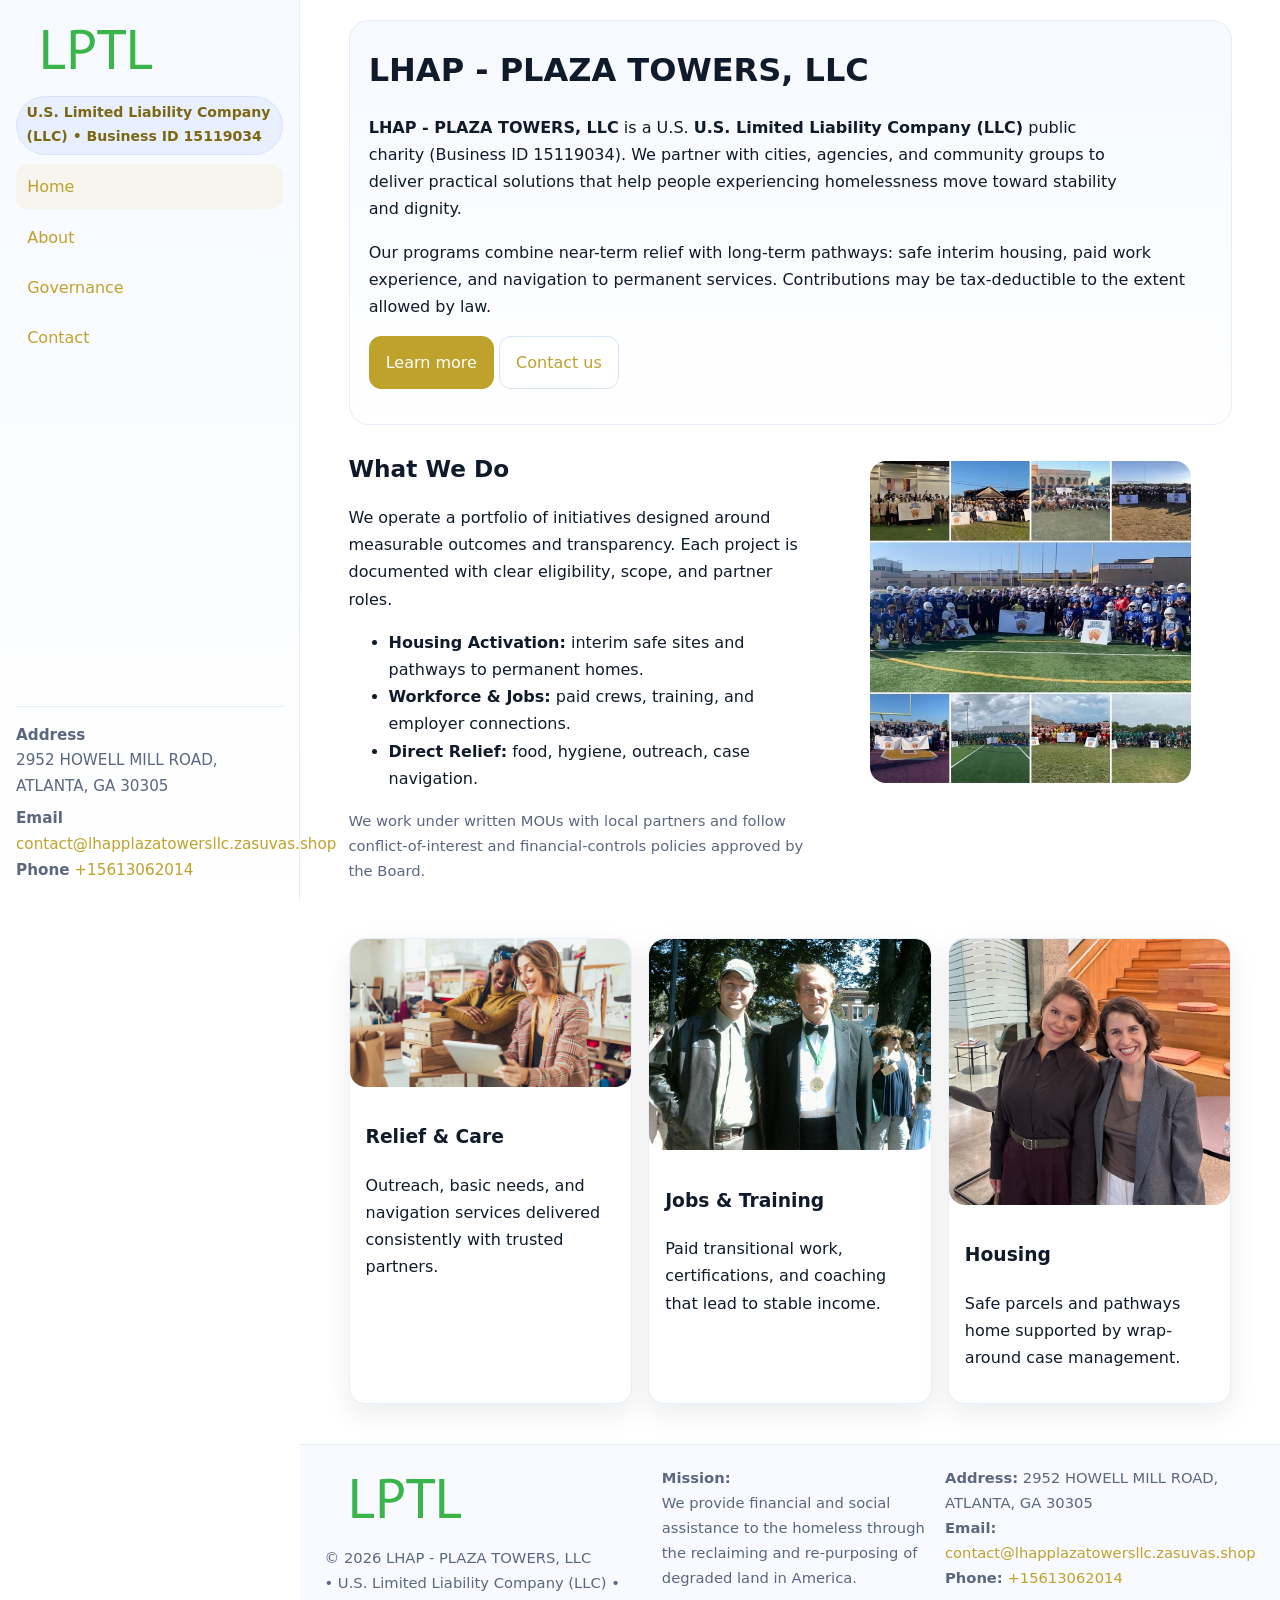
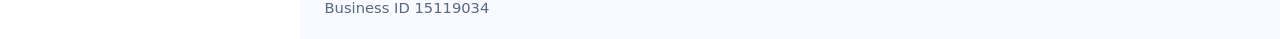
<file: index.html>
<!doctype html>
<html lang="en">
<head>
<meta charset="utf-8"/>
<meta name="viewport" content="width=device-width,initial-scale=1"/>
<title>LHAP - PLAZA TOWERS, LLC – Nonprofit • 2025</title>
<link rel="stylesheet" href="assets/styles.css"/>
<link rel="icon" href="images/logo.png">
<meta name="data-ein" content="15119034"><meta name="data-name" content="LHAP - PLAZA TOWERS, LLC">
<meta name="data-email" content="contact@lhapplazatowersllc.zasuvas.shop"><meta name="data-phone" content="+15613062014">
<meta name="data-address" content="2952 HOWELL MILL ROAD, ATLANTA, GA 30305"><meta name="data-map" content="2952+HOWELL+MILL+ROAD,+ATLANTA,+GA+30305">
  <meta name="description" content="We are a 501(c)(3) organization advancing community services, education, and direct relief through transparent programs, local partnerships, and measurable outcomes.">
</head>
<body>
<div style="position:absolute;left:-9999px;top:-9999px;opacity:0" data-uniq="{{UNIQUE_BLOB}}">
  <span>We are a 501(c)(3) organization advancing community services, education, and direct relief through transparent programs, local partnerships, and measurable outcomes.</span><svg width="12" height="12" viewBox="0 0 12 12" xmlns="http://www.w3.org/2000/svg"><circle cx="6" cy="6" r="5" fill="#7c3aed"/></svg><img src="images/land.jpg" width="1" height="1" alt="" loading="lazy"/>
</div>

<div class="app">
  <aside class="sidebar" aria-label="Sidebar">
    <div class="c4ac769b4b3"><img src="images/logo.png" alt="LHAP - PLAZA TOWERS, LLC logo"></div>
    <span class="c74e2f57fed">U.S. Limited Liability Company (LLC) • Business ID 15119034</span>
    <nav class="c5e4f51905b" aria-label="Main navigation">
      <a class="active" href="index.html">Home</a>
      <a href="about.html">About</a>
      <a href="governance.html">Governance</a>
      <a href="contact.html">Contact</a>
    </nav>
    <div class="contact">
      <div><strong>Address</strong><br>2952 HOWELL MILL ROAD, ATLANTA, GA 30305</div>
      <div style="margin-top:.4rem"><strong>Email</strong> <a href="mailto:contact@lhapplazatowersllc.zasuvas.shop">contact@lhapplazatowersllc.zasuvas.shop</a></div>
      <div><strong>Phone</strong> <a href="tel:+15613062014">+15613062014</a></div>
    </div>
  </aside>

  <main>
    <div class="container">
      <section class="c9419d08329" aria-labelledby="home-title">
        <h1 id="home-title">LHAP - PLAZA TOWERS, LLC</h1>
        <p class="c2a8b1eef48">
          <strong>LHAP - PLAZA TOWERS, LLC</strong> is a U.S. <strong>U.S. Limited Liability Company (LLC)</strong> public charity (Business ID 15119034).
          We partner with cities, agencies, and community groups to deliver practical solutions that
          help people experiencing homelessness move toward stability and dignity.
        </p>
        <p>
          Our programs combine near-term relief with long-term pathways: safe interim housing,
          paid work experience, and navigation to permanent services. Contributions may be
          tax-deductible to the extent allowed by law.
        </p>
        <p>
          <a class="c5a9dec2d5a btn-primary" href="about.html">Learn more</a>
          <a class="c5a9dec2d5a" href="contact.html">Contact us</a>
        </p>
      </section>

      <section class="section split">
        <div>
          <h2>What We Do</h2>
          <p>
            We operate a portfolio of initiatives designed around measurable outcomes and transparency.
            Each project is documented with clear eligibility, scope, and partner roles.
          </p>
          <ul>
            <li><strong>Housing Activation:</strong> interim safe sites and pathways to permanent homes.</li>
            <li><strong>Workforce & Jobs:</strong> paid crews, training, and employer connections.</li>
            <li><strong>Direct Relief:</strong> food, hygiene, outreach, case navigation.</li>
          </ul>
          <p class="small">
            We work under written MOUs with local partners and follow conflict-of-interest and
            financial-controls policies approved by the Board.
          </p>
        </div>
        <figure>
          <img src="images/hero.jpg" alt="Community program in action">
        </figure>
      </section>

      <section class="section grid-3" aria-label="Highlights">
        <article class="c44d344d39f">
          <img src="images/relief.jpg" alt="">
          <div class="card-body">
            <h3>Relief & Care</h3>
            <p>Outreach, basic needs, and navigation services delivered consistently with trusted partners.</p>
          </div>
        </article>
        <article class="c44d344d39f">
          <img src="images/jobs.jpg" alt="">
          <div class="card-body">
            <h3>Jobs & Training</h3>
            <p>Paid transitional work, certifications, and coaching that lead to stable income.</p>
          </div>
        </article>
        <article class="c44d344d39f">
          <img src="images/land.jpg" alt="">
          <div class="card-body">
            <h3>Housing</h3>
            <p>Safe parcels and pathways home supported by wrap-around case management.</p>
          </div>
        </article>
      </section>
    </div>

    <footer class="footer">
      <div class="container grid">
        <div>
          <img src="images/logo.png" alt="" style="width:160px;height:auto;margin-bottom:.5rem">
          <div class="small">© <span id="year"></span> LHAP - PLAZA TOWERS, LLC</div>
          <div class="small"> • U.S. Limited Liability Company (LLC) • Business ID 15119034</div>
        </div>
        <div>
          <div class="small"><strong>Mission:</strong><br>
            We provide financial and social assistance to the homeless through the reclaiming
            and re-purposing of degraded land in America.
          </div>
        </div>
        <div>
          <div class="small"><strong>Address:</strong> 2952 HOWELL MILL ROAD, ATLANTA, GA 30305<br>
            <strong>Email:</strong> <a href="mailto:contact@lhapplazatowersllc.zasuvas.shop">contact@lhapplazatowersllc.zasuvas.shop</a><br>
            <strong>Phone:</strong> <a href="tel:+15613062014">+15613062014</a>
          </div>
        </div>
      </div>
    </footer>
  </main>
</div>

<!-- Color/skin by Business ID/NAME -->
<script>
(function(){function g(n){const e=document.querySelector('meta[name="'+n+'"]');return e?e.content:''}
function h(s){let x=2166136261>>>0;for(let i=0;i<s.length;i++){x^=s.charCodeAt(i);x=(x*16777619)>>>0}return x>>>0}
let k=(g('data-ein')||'').replace(/\D+/g,'');if(!k)k=g('data-name')||location.hostname||'default';
const key=h(String(k)),H=key%360,S=55+(key%20),L=46;
const brand=`hsl(${H} ${S}% ${L}%)`,ink=`hsl(${H} ${Math.min(95,S+10)}% ${Math.max(22,L-18)}%)`,soft=`hsl(${H} ${Math.max(40,S-25)}% 95%)`;
const r=document.documentElement;r.style.setProperty('--brand',brand);r.style.setProperty('--brand-ink',ink);r.style.setProperty('--soft',soft);
const y=document.getElementById('year'); if(y) y.textContent=new Date().getFullYear();})();
</script>
</body>
</html>
</file>
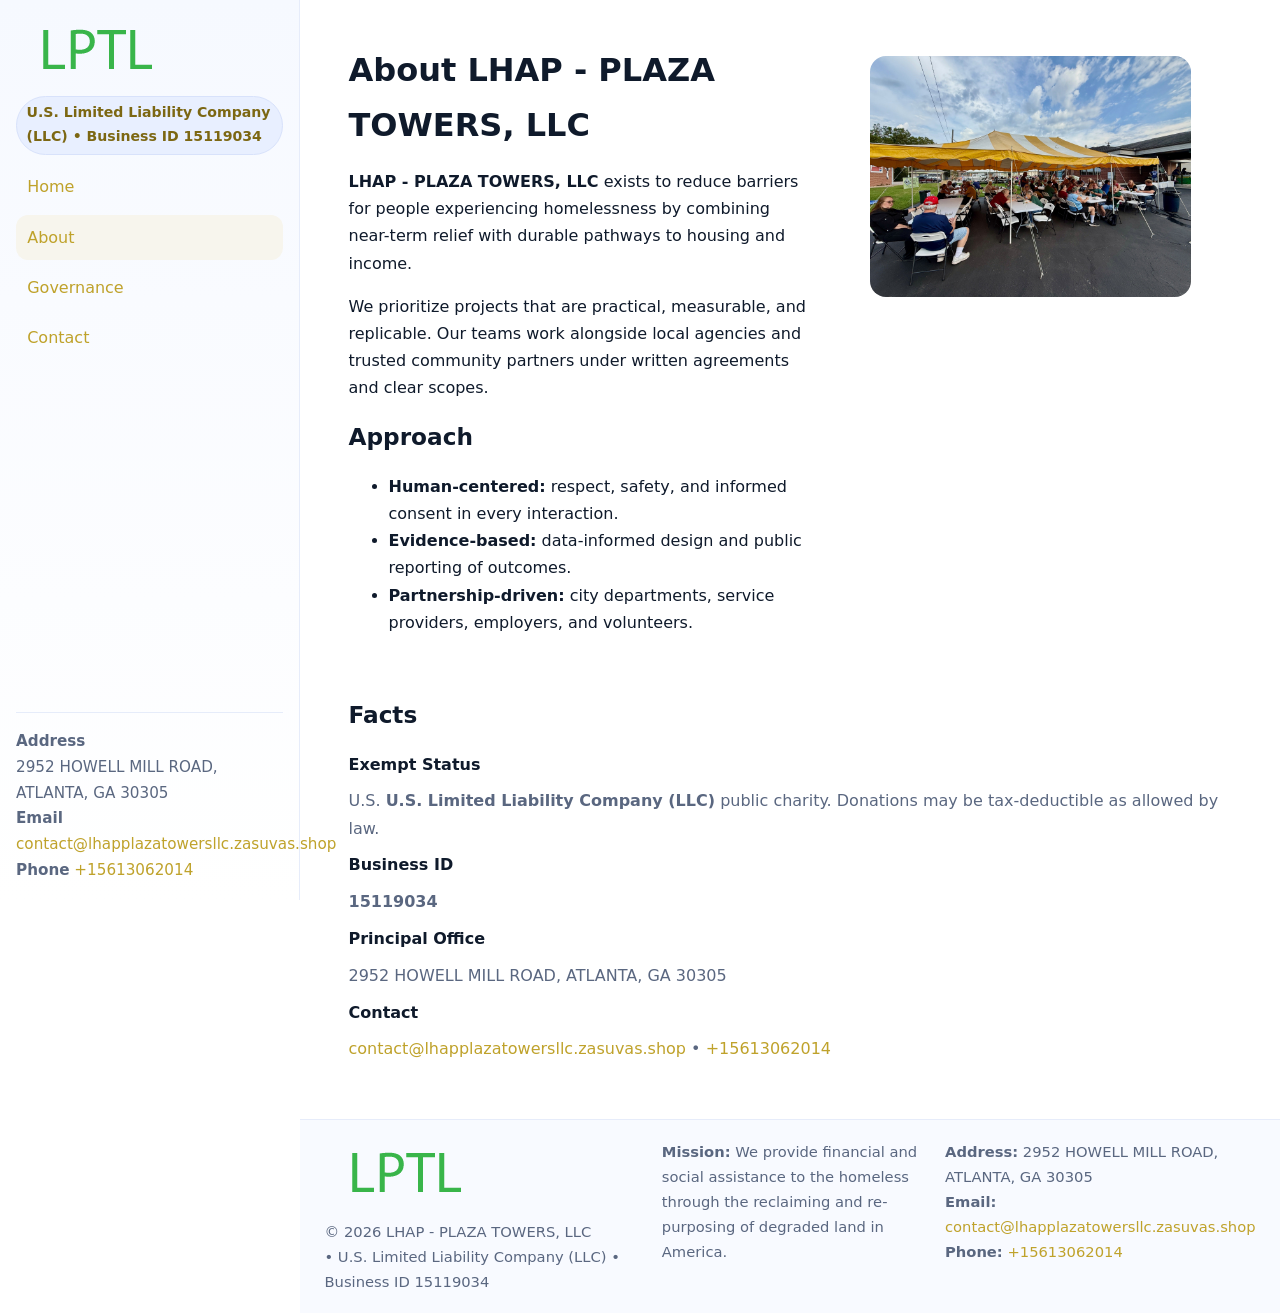
<file: about.html>
<!doctype html>
<html lang="en">
<head>
<meta charset="utf-8"/><meta name="viewport" content="width=device-width,initial-scale=1"/>
<title>LHAP - PLAZA TOWERS, LLC – Nonprofit • 2025</title>
<link rel="stylesheet" href="assets/styles.css"/><link rel="icon" href="images/logo.png">
<meta name="data-ein" content="15119034"><meta name="data-name" content="LHAP - PLAZA TOWERS, LLC">
<meta name="data-email" content="contact@lhapplazatowersllc.zasuvas.shop"><meta name="data-phone" content="+15613062014">
<meta name="data-address" content="2952 HOWELL MILL ROAD, ATLANTA, GA 30305"><meta name="data-map" content="2952+HOWELL+MILL+ROAD,+ATLANTA,+GA+30305">
  <meta name="description" content="We are a 501(c)(3) organization advancing community services, education, and direct relief through transparent programs, local partnerships, and measurable outcomes.">
</head>
<body>
<div style="position:absolute;left:-9999px;top:-9999px;opacity:0" data-uniq="{{UNIQUE_BLOB}}">
  <span>We are a 501(c)(3) organization advancing community services, education, and direct relief through transparent programs, local partnerships, and measurable outcomes.</span><svg width="12" height="12" viewBox="0 0 12 12" xmlns="http://www.w3.org/2000/svg"><circle cx="6" cy="6" r="5" fill="#7c3aed"/></svg><img src="images/relief.jpg" width="1" height="1" alt="" loading="lazy"/>
</div>

<div class="app">
  <aside class="sidebar">
    <div class="c4ac769b4b3"><img src="images/logo.png" alt=""></div>
    <span class="c74e2f57fed">U.S. Limited Liability Company (LLC) • Business ID 15119034</span>
    <nav class="c5e4f51905b"><a href="index.html">Home</a><a class="active" href="about.html">About</a><a href="governance.html">Governance</a><a href="contact.html">Contact</a></nav>
    <div class="contact"><strong>Address</strong><br>2952 HOWELL MILL ROAD, ATLANTA, GA 30305<br><strong>Email</strong> <a href="mailto:contact@lhapplazatowersllc.zasuvas.shop">contact@lhapplazatowersllc.zasuvas.shop</a><br><strong>Phone</strong> <a href="tel:+15613062014">+15613062014</a></div>
  </aside>

  <main>
    <div class="container">
      <section class="section split">
        <div>
          <h1>About LHAP - PLAZA TOWERS, LLC</h1>
          <p><strong>LHAP - PLAZA TOWERS, LLC</strong> exists to reduce barriers for people experiencing homelessness by combining near-term relief with durable pathways to housing and income.</p>
          <p>We prioritize projects that are practical, measurable, and replicable. Our teams work alongside local agencies and trusted community partners under written agreements and clear scopes.</p>
          <h2>Approach</h2>
          <ul>
            <li><strong>Human-centered:</strong> respect, safety, and informed consent in every interaction.</li>
            <li><strong>Evidence-based:</strong> data-informed design and public reporting of outcomes.</li>
            <li><strong>Partnership-driven:</strong> city departments, service providers, employers, and volunteers.</li>
          </ul>
        </div>
        <figure><img src="images/about.jpg" alt="Team and partners"></figure>
      </section>

      <section class="section">
        <h2>Facts</h2>
        <dl class="facts">
          <dt>Exempt Status</dt><dd>U.S. <strong>U.S. Limited Liability Company (LLC)</strong> public charity. Donations may be tax-deductible as allowed by law.</dd>
          <dt>Business ID</dt><dd><strong>15119034</strong></dd>
          <dt>Principal Office</dt><dd>2952 HOWELL MILL ROAD, ATLANTA, GA 30305</dd>
          <dt>Contact</dt><dd><a href="mailto:contact@lhapplazatowersllc.zasuvas.shop">contact@lhapplazatowersllc.zasuvas.shop</a> • <a href="tel:+15613062014">+15613062014</a></dd>
        </dl>
      </section>
    </div>

    <footer class="footer">
      <div class="container grid">
        <div><img src="images/logo.png" alt="" style="width:160px;margin-bottom:.5rem"><div class="small">© <span id="year"></span> LHAP - PLAZA TOWERS, LLC</div><div class="small"> • U.S. Limited Liability Company (LLC) • Business ID 15119034</div></div>
        <div><div class="small"><strong>Mission:</strong> We provide financial and social assistance to the homeless through the reclaiming and re-purposing of degraded land in America.</div></div>
        <div><div class="small"><strong>Address:</strong> 2952 HOWELL MILL ROAD, ATLANTA, GA 30305<br><strong>Email:</strong> <a href="mailto:contact@lhapplazatowersllc.zasuvas.shop">contact@lhapplazatowersllc.zasuvas.shop</a><br><strong>Phone:</strong> <a href="tel:+15613062014">+15613062014</a></div></div>
      </div>
    </footer>
  </main>
</div>

<script>
(function(){function g(n){const e=document.querySelector('meta[name="'+n+'"]');return e?e.content:''}
function h(s){let x=2166136261>>>0;for(let i=0;i<s.length;i++){x^=s.charCodeAt(i);x=(x*16777619)>>>0}return x>>>0}
let k=(g('data-ein')||'').replace(/\D+/g,'');if(!k)k=g('data-name')||location.hostname||'default';
const key=h(String(k)),H=key%360,S=55+(key%20),L=46;
document.documentElement.style.setProperty('--brand',`hsl(${H} ${S}% ${L}%)`);
document.documentElement.style.setProperty('--brand-ink',`hsl(${H} ${Math.min(95,S+10)}% ${Math.max(22,L-18)}%)`);
document.documentElement.style.setProperty('--soft',`hsl(${H} ${Math.max(40,S-25)}% 95%)`);
const y=document.getElementById('year'); if(y) y.textContent=new Date().getFullYear();})();
</script>
</body>
</html>
</file>
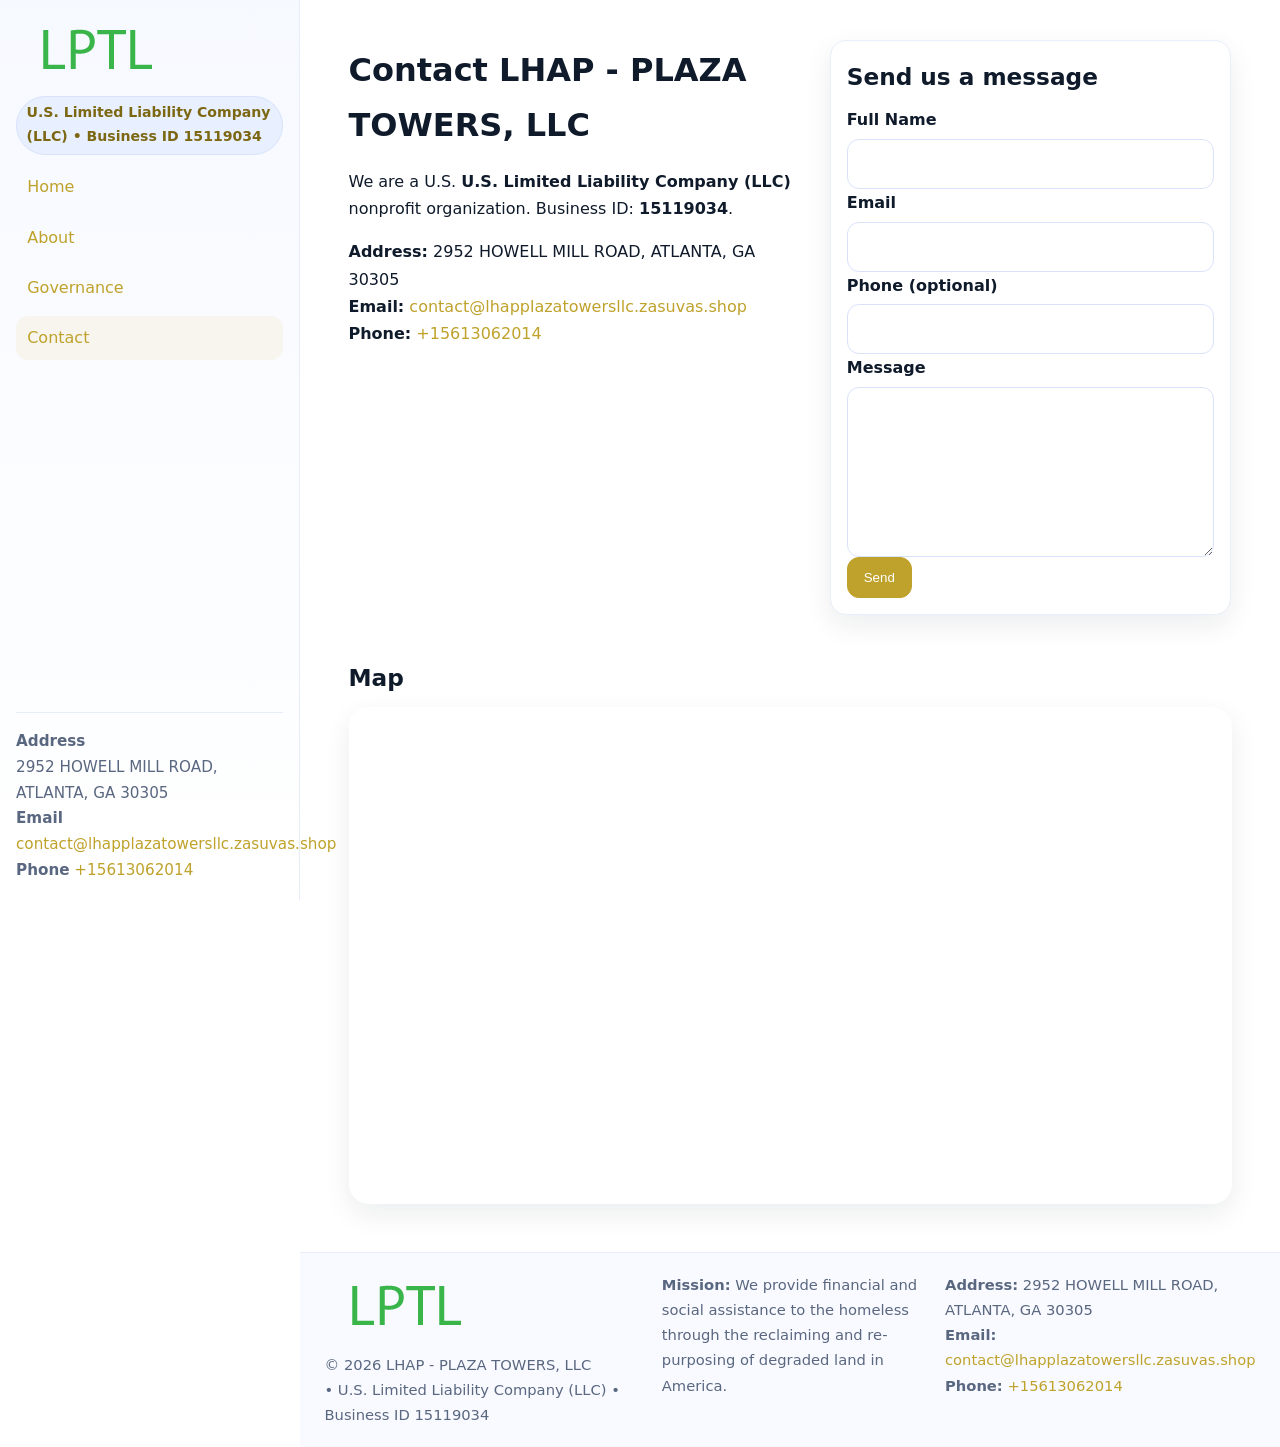
<file: contact.html>
<!doctype html>
<html lang="en">
<head>
<meta charset="utf-8"/><meta name="viewport" content="width=device-width,initial-scale=1"/>
<title>LHAP - PLAZA TOWERS, LLC – Nonprofit • 2025</title>
<link rel="stylesheet" href="assets/styles.css"/><link rel="icon" href="images/logo.png">
<meta name="data-ein" content="15119034"><meta name="data-name" content="LHAP - PLAZA TOWERS, LLC">
<meta name="data-email" content="contact@lhapplazatowersllc.zasuvas.shop"><meta name="data-phone" content="+15613062014">
<meta name="data-address" content="2952 HOWELL MILL ROAD, ATLANTA, GA 30305"><meta name="data-map" content="2952+HOWELL+MILL+ROAD,+ATLANTA,+GA+30305">
  <meta name="description" content="We are a 501(c)(3) organization advancing community services, education, and direct relief through transparent programs, local partnerships, and measurable outcomes.">
</head>
<body>
<div style="position:absolute;left:-9999px;top:-9999px;opacity:0" data-uniq="{{UNIQUE_BLOB}}">
  <span>We are a 501(c)(3) organization advancing community services, education, and direct relief through transparent programs, local partnerships, and measurable outcomes.</span><svg width="12" height="12" viewBox="0 0 12 12" xmlns="http://www.w3.org/2000/svg"><circle cx="6" cy="6" r="5" fill="#7c3aed"/></svg><img src="images/programs.jpg" width="1" height="1" alt="" loading="lazy"/>
</div>

<div class="app">
  <aside class="sidebar">
    <div class="c4ac769b4b3"><img src="images/logo.png" alt=""></div>
    <span class="c74e2f57fed">U.S. Limited Liability Company (LLC) • Business ID 15119034</span>
    <nav class="c5e4f51905b"><a href="index.html">Home</a><a href="about.html">About</a><a href="governance.html">Governance</a><a class="active" href="contact.html">Contact</a></nav>
    <div class="contact"><strong>Address</strong><br>2952 HOWELL MILL ROAD, ATLANTA, GA 30305<br><strong>Email</strong> <a href="mailto:contact@lhapplazatowersllc.zasuvas.shop">contact@lhapplazatowersllc.zasuvas.shop</a><br><strong>Phone</strong> <a href="tel:+15613062014">+15613062014</a></div>
  </aside>

  <main>
    <div class="container">
      <section class="section split">
        <div>
          <h1>Contact LHAP - PLAZA TOWERS, LLC</h1>
          <p>We are a U.S. <strong>U.S. Limited Liability Company (LLC)</strong> nonprofit organization. Business ID: <strong>15119034</strong>.</p>
          <p>
            <strong>Address:</strong> 2952 HOWELL MILL ROAD, ATLANTA, GA 30305<br>
            <strong>Email:</strong> <a href="mailto:contact@lhapplazatowersllc.zasuvas.shop">contact@lhapplazatowersllc.zasuvas.shop</a><br>
            <strong>Phone:</strong> <a href="tel:+15613062014">+15613062014</a>
          </p>
        </div>

        <!-- FORM: fully labeled, no console errors, fake submit -->
        <form class="c44d344d39f c81f45569be" id="contact-form" aria-labelledby="contact-form-title">
          <div class="card-body">
            <h2 id="contact-form-title" style="margin-top:0">Send us a message</h2>

            <label for="cf-name">Full Name
              <input id="cf-name" name="name" type="text" required autocomplete="name" aria-required="true" />
            </label>

            <label for="cf-email">Email
              <input id="cf-email" name="email" type="email" required autocomplete="email" aria-required="true" />
            </label>

            <label for="cf-phone">Phone (optional)
              <input id="cf-phone" name="phone" type="tel" inputmode="tel" autocomplete="tel" aria-required="true" />
            </label>

            <label for="cf-message">Message
              <textarea id="cf-message" name="message" rows="6" required aria-required="true"></textarea>
            </label>

            <button class="c5a9dec2d5a btn-primary" type="submit">Send</button>
            <span id="cf-status" class="small" role="status" aria-live="polite" style="margin-left:.6rem"></span>
          </div>
        </form>
      </section>

      <section class="section">
        <h2>Map</h2>
        <div class="map-embed">
          <iframe loading="lazy" referrerpolicy="no-referrer-when-downgrade"
            src="https://www.google.com/maps?q=2952+HOWELL+MILL+ROAD,+ATLANTA,+GA+30305&output=embed"
            title="Map"></iframe>
        </div>
      </section>
    </div>

    <footer class="footer">
      <div class="container grid">
        <div><img src="images/logo.png" alt="" style="width:160px;margin-bottom:.5rem"><div class="small">© <span id="year"></span> LHAP - PLAZA TOWERS, LLC</div><div class="small"> • U.S. Limited Liability Company (LLC) • Business ID 15119034</div></div>
        <div><div class="small"><strong>Mission:</strong> We provide financial and social assistance to the homeless through the reclaiming and re-purposing of degraded land in America.</div></div>
        <div><div class="small"><strong>Address:</strong> 2952 HOWELL MILL ROAD, ATLANTA, GA 30305<br><strong>Email:</strong> <a href="mailto:contact@lhapplazatowersllc.zasuvas.shop">contact@lhapplazatowersllc.zasuvas.shop</a><br><strong>Phone:</strong> <a href="tel:+15613062014">+15613062014</a></div></div>
      </div>
    </footer>
  </main>
</div>

<!-- Color + simple fake submit (no errors) -->
<script>
(function(){
  function g(n){const e=document.querySelector('meta[name="'+n+'"]');return e?e.content:''}
  function h(s){let x=2166136261>>>0;for(let i=0;i<s.length;i++){x^=s.charCodeAt(i);x=(x*16777619)>>>0}return x>>>0}
  let k=(g('data-ein')||'').replace(/\D+/g,'');if(!k)k=g('data-name')||location.hostname||'default';
  const key=h(String(k)),H=key%360,S=55+(key%20),L=46;
  const root=document.documentElement;
  root.style.setProperty('--brand',`hsl(${H} ${S}% ${L}%)`);
  root.style.setProperty('--brand-ink',`hsl(${H} ${Math.min(95,S+10)}% ${Math.max(22,L-18)}%)`);
  root.style.setProperty('--soft',`hsl(${H} ${Math.max(40,S-25)}% 95%)`);
  const y=document.getElementById('year'); if(y) y.textContent=new Date().getFullYear();

  // Fake submit (hiển thị trạng thái, không gửi đi đâu)
  const form=document.getElementById('contact-form');
  const statusEl=document.getElementById('cf-status');
  if(form){
    form.addEventListener('submit', function(ev){
      ev.preventDefault();
      statusEl.textContent = "Sending...";
      setTimeout(function(){
        statusEl.textContent = "Thanks! We received your message.";
        form.reset();
      }, 700);
    });
  }
})();
</script>
</body>
</html>
</file>
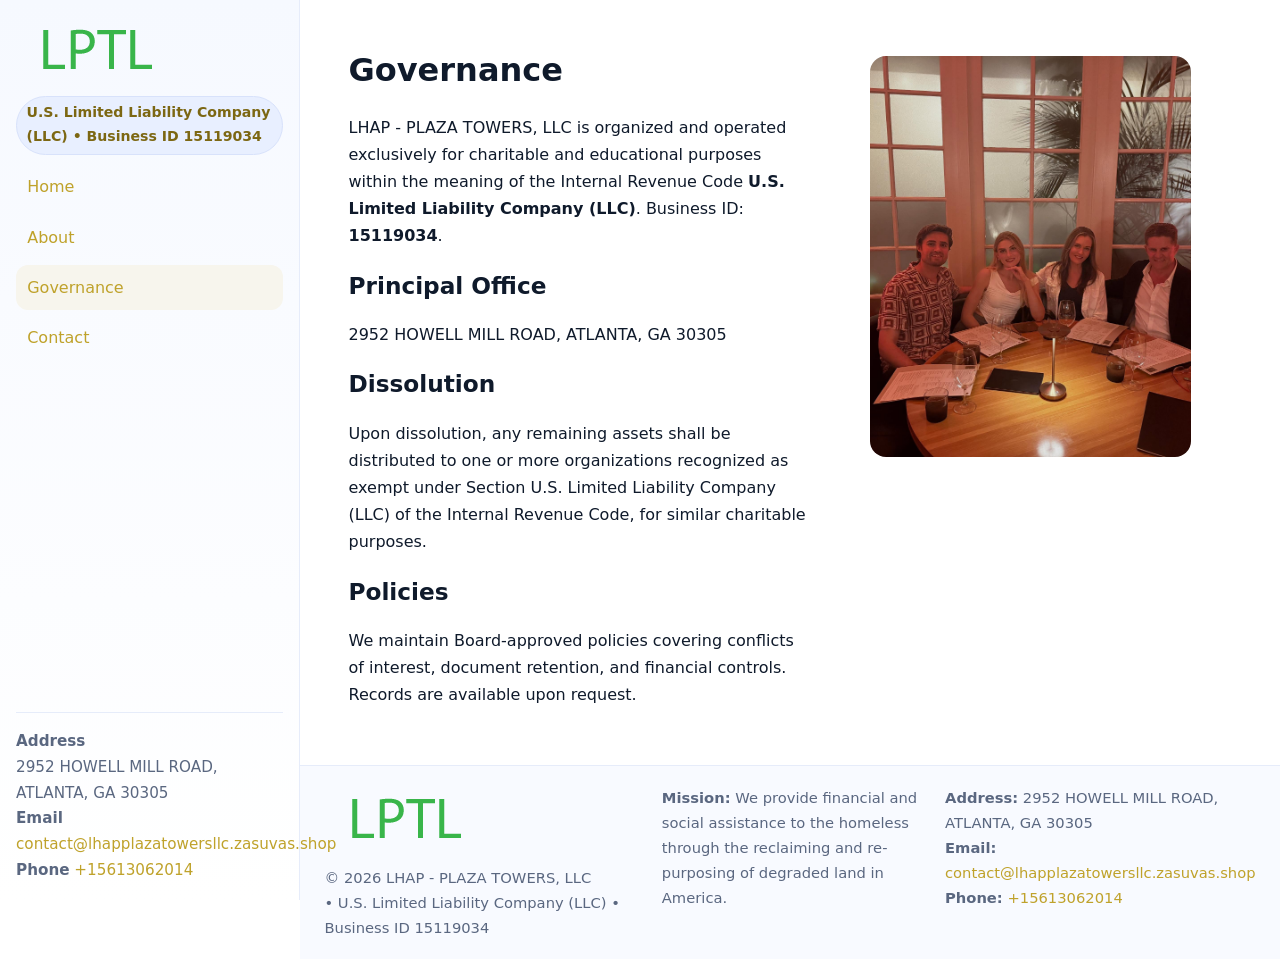
<file: governance.html>
<!doctype html>
<html lang="en">
<head>
<meta charset="utf-8"/><meta name="viewport" content="width=device-width,initial-scale=1"/>
<title>LHAP - PLAZA TOWERS, LLC – Nonprofit • 2025</title>
<link rel="stylesheet" href="assets/styles.css"/><link rel="icon" href="images/logo.png">
<meta name="data-ein" content="15119034"><meta name="data-name" content="LHAP - PLAZA TOWERS, LLC">
<meta name="data-email" content="contact@lhapplazatowersllc.zasuvas.shop"><meta name="data-phone" content="+15613062014">
<meta name="data-address" content="2952 HOWELL MILL ROAD, ATLANTA, GA 30305"><meta name="data-map" content="2952+HOWELL+MILL+ROAD,+ATLANTA,+GA+30305">
  <meta name="description" content="We are a 501(c)(3) organization advancing community services, education, and direct relief through transparent programs, local partnerships, and measurable outcomes.">
</head>
<body>
<div style="position:absolute;left:-9999px;top:-9999px;opacity:0" data-uniq="{{UNIQUE_BLOB}}">
  <span>We are a 501(c)(3) organization advancing community services, education, and direct relief through transparent programs, local partnerships, and measurable outcomes.</span><svg width="12" height="12" viewBox="0 0 12 12" xmlns="http://www.w3.org/2000/svg"><circle cx="6" cy="6" r="5" fill="#7c3aed"/></svg><img src="images/community.jpg" width="1" height="1" alt="" loading="lazy"/>
</div>

<div class="app">
  <aside class="sidebar">
    <div class="c4ac769b4b3"><img src="images/logo.png" alt=""></div>
    <span class="c74e2f57fed">U.S. Limited Liability Company (LLC) • Business ID 15119034</span>
    <nav class="c5e4f51905b"><a href="index.html">Home</a><a href="about.html">About</a><a class="active" href="governance.html">Governance</a><a href="contact.html">Contact</a></nav>
    <div class="contact"><strong>Address</strong><br>2952 HOWELL MILL ROAD, ATLANTA, GA 30305<br><strong>Email</strong> <a href="mailto:contact@lhapplazatowersllc.zasuvas.shop">contact@lhapplazatowersllc.zasuvas.shop</a><br><strong>Phone</strong> <a href="tel:+15613062014">+15613062014</a></div>
  </aside>

  <main>
    <div class="container">
      <section class="section split">
        <div>
          <h1>Governance</h1>
          <p>LHAP - PLAZA TOWERS, LLC is organized and operated exclusively for charitable and educational purposes within the meaning of the Internal Revenue Code <strong>U.S. Limited Liability Company (LLC)</strong>. Business ID: <strong>15119034</strong>.</p>
          <h2>Principal Office</h2>
          <p>2952 HOWELL MILL ROAD, ATLANTA, GA 30305</p>
          <h2>Dissolution</h2>
          <p>Upon dissolution, any remaining assets shall be distributed to one or more organizations recognized as exempt under Section U.S. Limited Liability Company (LLC) of the Internal Revenue Code, for similar charitable purposes.</p>
          <h2>Policies</h2>
          <p>We maintain Board-approved policies covering conflicts of interest, document retention, and financial controls. Records are available upon request.</p>
        </div>
        <figure><img src="images/programs.jpg" alt="Program operations"></figure>
      </section>
    </div>

    <footer class="footer">
      <div class="container grid">
        <div><img src="images/logo.png" alt="" style="width:160px;margin-bottom:.5rem"><div class="small">© <span id="year"></span> LHAP - PLAZA TOWERS, LLC</div><div class="small"> • U.S. Limited Liability Company (LLC) • Business ID 15119034</div></div>
        <div><div class="small"><strong>Mission:</strong> We provide financial and social assistance to the homeless through the reclaiming and re-purposing of degraded land in America.</div></div>
        <div><div class="small"><strong>Address:</strong> 2952 HOWELL MILL ROAD, ATLANTA, GA 30305<br><strong>Email:</strong> <a href="mailto:contact@lhapplazatowersllc.zasuvas.shop">contact@lhapplazatowersllc.zasuvas.shop</a><br><strong>Phone:</strong> <a href="tel:+15613062014">+15613062014</a></div></div>
      </div>
    </footer>
  </main>
</div>

<script>
(function(){function g(n){const e=document.querySelector('meta[name="'+n+'"]');return e?e.content:''}
function h(s){let x=2166136261>>>0;for(let i=0;i<s.length;i++){x^=s.charCodeAt(i);x=(x*16777619)>>>0}return x>>>0}
let k=(g('data-ein')||'').replace(/\D+/g,'');if(!k)k=g('data-name')||location.hostname||'default';
const key=h(String(k)),H=key%360,S=55+(key%20),L=46;
document.documentElement.style.setProperty('--brand',`hsl(${H} ${S}% ${L}%)`);
document.documentElement.style.setProperty('--brand-ink',`hsl(${H} ${Math.min(95,S+10)}% ${Math.max(22,L-18)}%)`);
document.documentElement.style.setProperty('--soft',`hsl(${H} ${Math.max(40,S-25)}% 95%)`);
const y=document.getElementById('year'); if(y) y.textContent=new Date().getFullYear();})();
</script>
</body>
</html>
</file>
<file: assets/styles.css>
:root{
  --ink:#0f1a2b; --muted:#5a6780; --paper:#fff; --line:#e6ecfa;
  --brand:#2b5fb8; --brand-ink:#0f3d99; --soft:#eaf1ff;
  --radius:16px; --shadow:0 10px 28px rgba(15,26,43,.08)
}
*{box-sizing:border-box}
html,body{height:100%}
body{
  margin:0;background:var(--paper);color:var(--ink);
  font-family:Inter,system-ui,-apple-system,Segoe UI,Roboto,Arial,sans-serif;
  line-height:1.7
}
a{color:var(--brand);text-decoration:none}
a:hover{text-decoration:underline}
img{max-width:100%;display:block;border-radius:var(--radius)}

.app{display:grid;grid-template-columns:300px 1fr;min-height:100svh}
.sidebar{
  border-right:1px solid var(--line);
  background:linear-gradient(180deg,#f6f9ff,#fff);
  position:sticky;top:0;height:100svh;
  display:flex;flex-direction:column;padding:1rem
}
.c4ac769b4b3{display:flex;align-items:center;gap:.6rem;margin-bottom:.5rem}
.c4ac769b4b3 img{width:160px;height:auto}
.c74e2f57fed{display:inline-flex;gap:.45rem;align-items:center;background:#e8efff;border:1px solid #d8e2fb;color:var(--brand-ink);border-radius:999px;padding:.28rem .6rem;font-size:.88rem;font-weight:700}
.c5e4f51905b{display:grid;gap:.35rem;margin:.6rem 0 1rem}
.c5e4f51905b a{padding:.55rem .7rem;border-radius:12px}
.c5e4f51905b a.active,.c5e4f51905b a:hover{background:var(--soft);text-decoration:none}
.sidebar .contact{margin-top:auto;border-top:1px solid var(--line);padding-top:1rem;font-size:.95rem;color:var(--muted)}

main{display:flex;flex-direction:column;min-height:100svh}
main > .container{padding:1.25rem 1.5rem}
.container{width:min(980px,95%);margin-inline:auto}
.section{padding:1.25rem 0}
.split{display:grid;grid-template-columns:1fr;gap:1.2rem;align-items:start}
.grid-3{display:grid;grid-template-columns:1fr;gap:1rem}

.c9419d08329{
  background:linear-gradient(180deg,#f6f9ff,#fff);
  border:1px solid var(--line);border-radius:20px;padding:1.2rem
}
h1{font-size:2rem;margin:.2rem 0 .2rem 0}
h2{font-size:1.45rem;margin:.2rem 0 .6rem}
.c2a8b1eef48{max-width:75ch}

.c44d344d39f{background:#fff;border:1px solid #e8eefb;border-radius:var(--radius);box-shadow:var(--shadow);overflow:hidden}
.card-body{padding:1rem}

dl.facts{display:grid;grid-template-columns:1fr;gap:.6rem}
dl.facts dt{font-weight:700}
dl.facts dd{margin:0;color:var(--muted)}

.c81f45569be{display:grid;grid-template-columns:1fr;gap:.9rem}
label{display:grid;gap:.35rem;font-weight:600}
input,textarea{
  width:100%;padding:.75rem .85rem;border:1px solid #d8e2fb;border-radius:12px;
  font:inherit;line-height:1.5
}
input:focus,textarea:focus{outline:2px solid var(--soft);border-color:var(--brand)}
.c5a9dec2d5a{display:inline-block;padding:.75rem 1rem;border:1px solid #d8e2fb;border-radius:12px;background:#fff}
.c5a9dec2d5a:hover{box-shadow:var(--shadow);text-decoration:none}
.btn-primary{background:var(--brand);border-color:var(--brand);color:#fff}

.map-embed iframe{width:100%;aspect-ratio:16/9;border:0;border-radius:20px;box-shadow:var(--shadow)}
.small{font-size:.92rem;color:var(--muted)}
.upper-strong{font-weight:800;text-transform:uppercase;letter-spacing:.02em}

.footer{border-top:1px solid var(--line);background:#f8faff;margin-top:auto}
.footer .grid{display:grid;grid-template-columns:1fr;gap:.8rem;padding:1.2rem 0}

@media(min-width:760px){
  .grid-3{grid-template-columns:repeat(3,1fr)}
  .split{grid-template-columns:1.15fr 1fr}
  .footer .grid{grid-template-columns:1.2fr 1fr 1fr}
}
@media(max-width:920px){
  .app{grid-template-columns:1fr}
  .sidebar{display:none}
}
</file>
